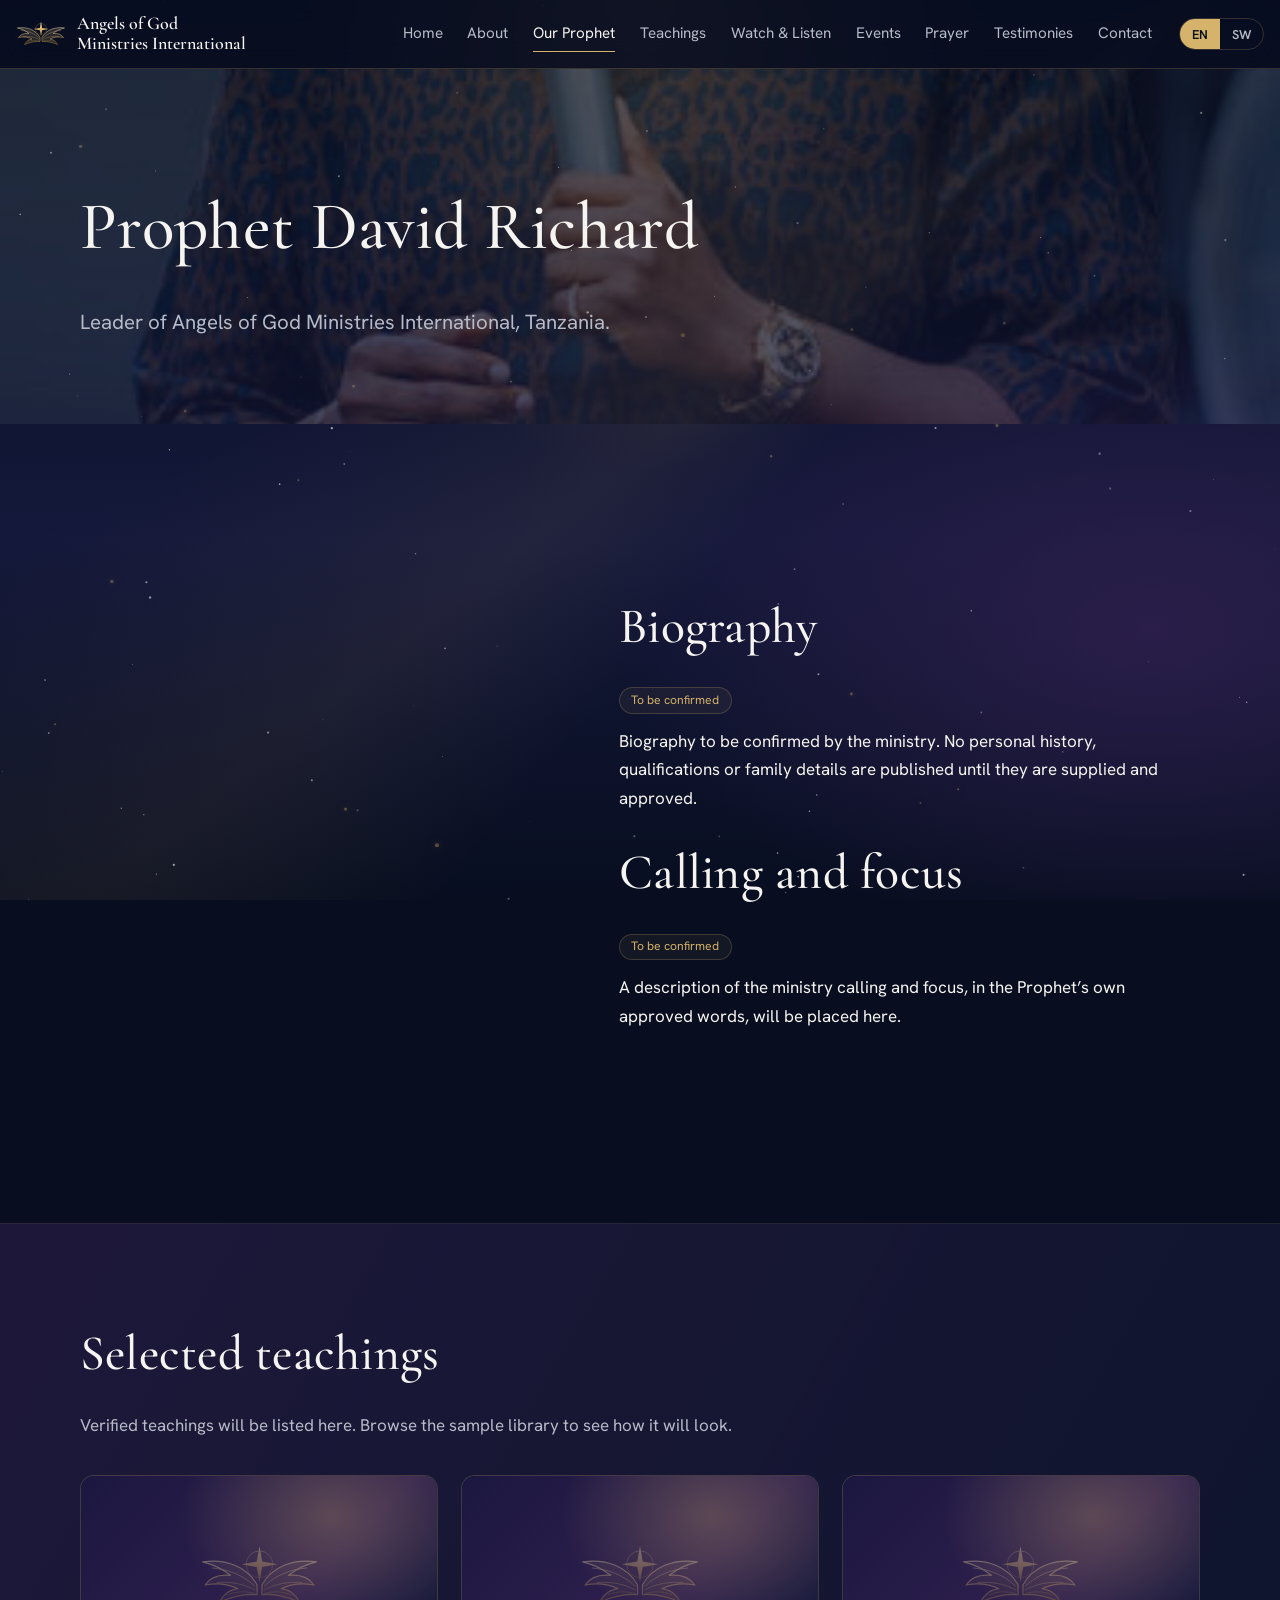
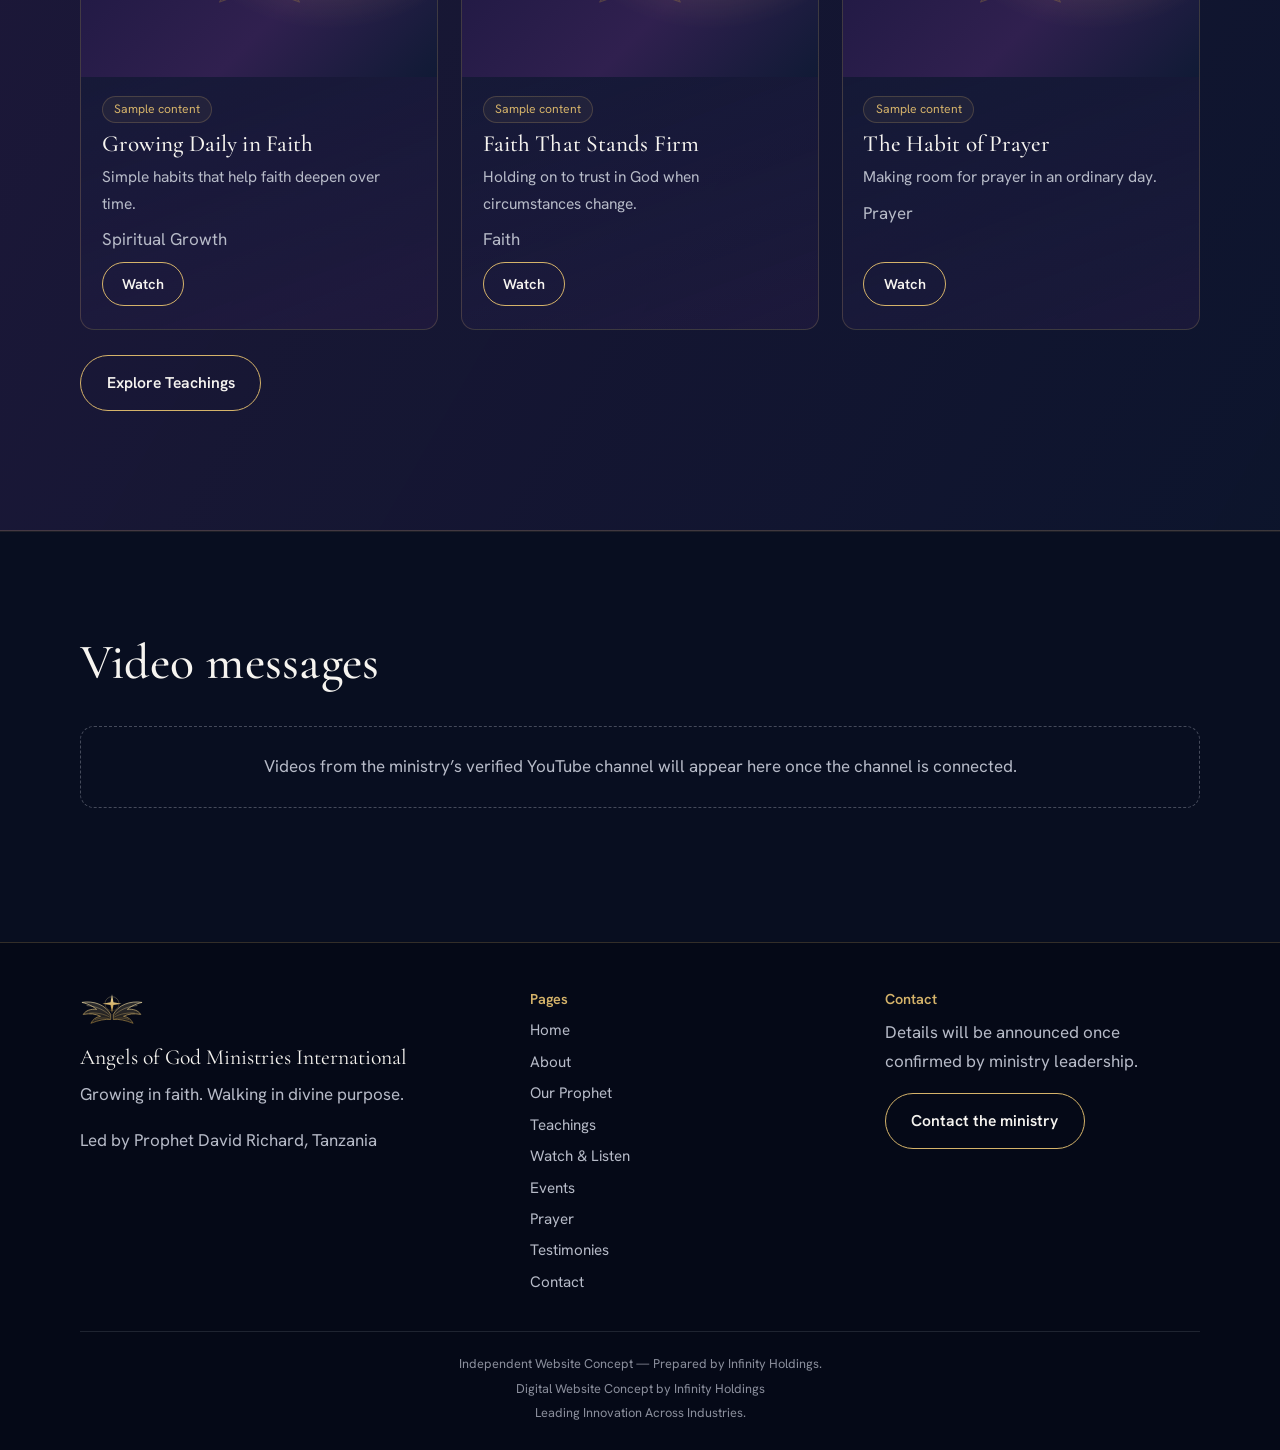
<file: prophet.html>
<!DOCTYPE html>
<html lang="en">
<head>
<meta charset="utf-8">
<meta name="viewport" content="width=device-width,initial-scale=1">
<title>Our Prophet | Angels of God Ministries International</title>
<meta name="description" content="Profile page for Prophet David Richard, leader of Angels of God Ministries International (biography pending confirmation).">
<meta name="theme-color" content="#080E20">
<link rel="icon" href="assets/logo/proposed-ministry-emblem.svg" type="image/svg+xml">
<link rel="preconnect" href="https://fonts.googleapis.com"><link rel="preconnect" href="https://fonts.gstatic.com" crossorigin>
<link href="https://fonts.googleapis.com/css2?family=Cormorant+Garamond:ital,wght@0,500;0,600;1,500&family=Hanken+Grotesk:wght@400;500;600&display=swap" rel="stylesheet">
<link rel="stylesheet" href="styles.css">
<script>document.documentElement.className='js';try{if(!sessionStorage.getItem('aog_intro')&&!matchMedia('(prefers-reduced-motion: reduce)').matches&&false)document.documentElement.className+=' show-intro'}catch(e){}</script>
</head>
<body class="bg-prophet" data-page="prophet">
<div class="cosmos" aria-hidden="true"></div><canvas id="stars" aria-hidden="true"></canvas>
<a class="skip" href="#main" data-i18n="a.skip"></a>
<header class="site-header"><div class="bar">
<a class="brand" href="index.html"><img src="assets/logo/proposed-ministry-emblem.svg" alt="" width="50" height="30"><span class="brand-name">Angels of God<br>Ministries International</span></a>
<button class="menu-btn" type="button" aria-expanded="false" aria-controls="nav" data-i18n-aria="nav.menu"><span></span><span></span><span></span></button>
<nav id="nav" class="nav" aria-label="Main"><ul><li><a href="index.html" data-page="home" data-i18n="nav.home"></a></li><li><a href="about.html" data-page="about" data-i18n="nav.about"></a></li><li><a href="prophet.html" data-page="prophet" data-i18n="nav.prophet"></a></li><li><a href="teachings.html" data-page="teachings" data-i18n="nav.teachings"></a></li><li><a href="watch.html" data-page="watch" data-i18n="nav.watch"></a></li><li><a href="events.html" data-page="events" data-i18n="nav.events"></a></li><li><a href="prayer.html" data-page="prayer" data-i18n="nav.prayer"></a></li><li><a href="testimonies.html" data-page="testimonies" data-i18n="nav.testimonies"></a></li><li><a href="contact.html" data-page="contact" data-i18n="nav.contact"></a></li></ul>
<div class="lang" role="group" data-i18n-aria="nav.lang"><button type="button" data-lang="en" aria-pressed="true" lang="en">EN</button><button type="button" data-lang="sw" aria-pressed="false" lang="sw">SW</button></div></nav>
</div></header>
<main id="main">
<section class="page-hero" data-img="images/prophet-david-richard.jpg"><div class="wrap"><h1 data-i18n="p.t"></h1><p class="lead" data-i18n="p.lead"></p></div></section><section class="sec "><div class="wrap"><div class="two flip"><div class="ph rv " style="--r:4/5" data-img="images/prophet-david-richard.jpg"><img src="assets/logo/proposed-ministry-emblem.svg" alt=""><span data-i18n="p.portrait"></span></div><div class="rv"><h2 data-i18n="p.bio.t"></h2><span class="badge" data-i18n="ph.tbc"></span><p style="margin-top:.8rem" data-i18n="p.bio.p"></p><h2 style="margin-top:2rem" data-i18n="p.call.t"></h2><span class="badge" data-i18n="ph.tbc"></span><p style="margin-top:.8rem" data-i18n="p.call.p"></p></div></div></div></section><section class="sec band"><div class="wrap"><div class="sec-head rv"><h2 data-i18n="p.sel.t"></h2><p data-i18n="p.sel.p"></p></div><div data-render="featured" class="cards"></div><p style="margin-top:1.6rem"><a class="btn" href="teachings.html" data-i18n="btn.teach"></a></p></div></section><section class="sec "><div class="wrap"><div class="sec-head rv"><h2 data-i18n="p.vid.t"></h2></div><div data-render="latest"></div></div></section>
</main>
<footer class="site-footer"><div class="wrap foot-grid">
<div><img src="assets/logo/proposed-ministry-emblem.svg" alt=""><p class="fname">Angels of God Ministries International</p><p class="muted" data-i18n="f.tag"></p><p class="muted" data-i18n="f.leader"></p></div>
<nav aria-label="Footer"><h3 data-i18n="f.pages"></h3><ul><li><a href="index.html" data-page="home" data-i18n="nav.home"></a></li><li><a href="about.html" data-page="about" data-i18n="nav.about"></a></li><li><a href="prophet.html" data-page="prophet" data-i18n="nav.prophet"></a></li><li><a href="teachings.html" data-page="teachings" data-i18n="nav.teachings"></a></li><li><a href="watch.html" data-page="watch" data-i18n="nav.watch"></a></li><li><a href="events.html" data-page="events" data-i18n="nav.events"></a></li><li><a href="prayer.html" data-page="prayer" data-i18n="nav.prayer"></a></li><li><a href="testimonies.html" data-page="testimonies" data-i18n="nav.testimonies"></a></li><li><a href="contact.html" data-page="contact" data-i18n="nav.contact"></a></li></ul></nav>
<div><h3 data-i18n="nav.contact"></h3><p class="muted" data-i18n="e.ph"></p><a class="btn" href="contact.html" data-i18n="btn.contact"></a></div></div>
<!-- CONCEPT NOTICE: delete this whole div after the ministry formally approves the website -->
<div class="wrap concept" id="concept-notice"><p data-i18n="f.notice"></p><p data-i18n="f.by"></p><p data-i18n="f.motto"></p></div>
</footer>
<script src="config.js"></script>
<script src="translations.js"></script>
<script src="script.js"></script>
</body>
</html>
</file>
<file: styles.css>
/* Angels of God Ministries International — Cosmic Spiritual Luxury */
:root{--navy:#080E20;--mid:#101A35;--purple:#30204F;--violet:#574078;--gold:#D5B36A;--white:#F6F4F0;--silver:#B7BBC8;
--serif:"Cormorant Garamond",Georgia,"Times New Roman",serif;--sans:"Hanken Grotesk",system-ui,-apple-system,"Segoe UI",Roboto,sans-serif;--w:1120px;
--line:rgba(213,179,106,.22)}
*{box-sizing:border-box}
html{overflow-x:clip;scroll-behavior:smooth;-webkit-text-size-adjust:100%}
body{margin:0;background:var(--navy);color:var(--white);font:400 1.0625rem/1.7 var(--sans);overflow-x:clip;animation:pagein .7s ease both}
body.leaving{opacity:0;transition:opacity .25s ease}
@keyframes pagein{from{opacity:0}to{opacity:1}}
img{max-width:100%;display:block}
a{color:var(--gold);text-underline-offset:3px}
a:hover{color:#ecd6a0}
:focus-visible{outline:2px solid var(--gold);outline-offset:3px;border-radius:4px}
.wrap{width:min(var(--w),100% - 2.5rem);margin-inline:auto}
.skip{position:absolute;left:-999px;top:0;background:var(--gold);color:var(--navy);padding:.6rem 1rem;z-index:100}
.skip:focus{left:0}
h1,h2,h3{font-family:var(--serif);font-weight:500;line-height:1.12;margin:0 0 .6em;letter-spacing:.005em}
h1{font-size:clamp(2.6rem,6.4vw,5rem)}
h2{font-size:clamp(2rem,4vw,3.1rem)}
h3{font-size:1.55rem}
p{margin:0 0 1em;max-width:68ch}
.lead{font-size:clamp(1.1rem,1.6vw,1.3rem);color:var(--silver);max-width:60ch}
.muted{color:var(--silver)}

/* ---------- cosmic backgrounds (one per page) ---------- */
.cosmos{position:fixed;inset:0;z-index:-2;background:var(--bg);overflow:hidden}
.cosmos::after{content:"";position:absolute;inset:-50% -50% auto;height:150%;pointer-events:none;
background:conic-gradient(from 195deg at 72% 33%,transparent 0 7%,rgba(213,179,106,.075) 10%,transparent 14% 24%,rgba(246,244,240,.04) 27%,transparent 32%);animation:sway 36s ease-in-out infinite alternate}
@keyframes sway{from{transform:rotate(-2deg)}to{transform:rotate(3deg) translateX(2%)}}
#stars{position:fixed;inset:0;width:100%;height:100%;z-index:-1;pointer-events:none}
:root{--bg:radial-gradient(60% 45% at 72% 6%,rgba(213,179,106,.17),transparent 70%),radial-gradient(70% 55% at 12% 32%,rgba(87,64,120,.5),transparent 70%),linear-gradient(180deg,#080E20,#101A35 55%,#080E20)}
.bg-about{--bg:radial-gradient(55% 40% at 8% 78%,rgba(213,179,106,.14),transparent 70%),radial-gradient(70% 50% at 85% 15%,rgba(87,64,120,.45),transparent 70%),linear-gradient(180deg,#0a1124,#101A35 50%,#080E20)}
.bg-prophet{--bg:radial-gradient(35% 70% at 50% 0%,rgba(213,179,106,.18),transparent 75%),radial-gradient(60% 50% at 90% 70%,rgba(48,32,79,.8),transparent 70%),linear-gradient(180deg,#080E20,#14183a 60%,#080E20)}
.bg-teachings{--bg:radial-gradient(60% 40% at 20% 0%,rgba(87,64,120,.55),transparent 70%),radial-gradient(40% 40% at 90% 85%,rgba(213,179,106,.1),transparent 70%),linear-gradient(180deg,#080E20,#101A35 70%,#0a1124)}
.bg-watch{--bg:radial-gradient(50% 35% at 50% 0%,rgba(213,179,106,.14),transparent 75%),linear-gradient(180deg,#05091a,#0b1230 60%,#05091a)}
.bg-events{--bg:radial-gradient(60% 50% at 100% 20%,rgba(213,179,106,.13),transparent 70%),radial-gradient(60% 50% at 0% 80%,rgba(87,64,120,.45),transparent 70%),linear-gradient(180deg,#080E20,#101A35 50%,#080E20)}
.bg-prayer{--bg:radial-gradient(70% 45% at 50% 105%,rgba(213,179,106,.2),transparent 70%),radial-gradient(70% 60% at 50% 0%,rgba(48,32,79,.85),transparent 75%),linear-gradient(180deg,#0b0f26,#171a3f 80%,#2a2050)}
.bg-testimonies{--bg:radial-gradient(45% 45% at 50% 40%,rgba(213,179,106,.12),transparent 70%),radial-gradient(70% 50% at 0% 0%,rgba(87,64,120,.45),transparent 70%),linear-gradient(180deg,#080E20,#101A35 55%,#080E20)}
.bg-contact{--bg:radial-gradient(60% 45% at 85% 100%,rgba(87,64,120,.55),transparent 70%),radial-gradient(40% 35% at 15% 10%,rgba(213,179,106,.13),transparent 70%),linear-gradient(180deg,#080E20,#101A35 60%,#080E20)}

/* ---------- header ---------- */
.site-header{position:sticky;top:0;z-index:50;background:rgba(8,14,32,.78);backdrop-filter:blur(14px);-webkit-backdrop-filter:blur(14px);border-bottom:1px solid var(--line)}
.bar{width:min(1280px,100% - 2rem);margin-inline:auto;display:flex;align-items:center;justify-content:space-between;gap:1rem;min-height:68px}
.brand{display:flex;align-items:center;gap:.7rem;text-decoration:none;color:var(--white)}
.brand img{width:50px;height:auto}
.brand-name{font-family:var(--serif);font-size:1.12rem;line-height:1.1;font-weight:600}
.nav ul{display:flex;gap:.15rem;list-style:none;margin:0;padding:0;align-items:center}
.nav{display:flex;align-items:center;gap:1rem}
.nav a{display:block;color:var(--silver);text-decoration:none;font-size:.95rem;padding:.5rem .7rem;border-radius:6px;position:relative;transition:color .25s}
.nav a:hover,.nav a[aria-current="page"]{color:var(--white)}
.nav a[aria-current="page"]::after{content:"";position:absolute;left:.7rem;right:.7rem;bottom:.2rem;height:1px;background:var(--gold)}
.lang{display:flex;border:1px solid var(--line);border-radius:999px;overflow:hidden}
.lang button{background:none;border:0;color:var(--silver);font:600 .8rem var(--sans);padding:.4rem .75rem;cursor:pointer}
.lang button[aria-pressed="true"]{background:var(--gold);color:var(--navy)}
.menu-btn{display:none;background:none;border:1px solid var(--line);border-radius:8px;width:44px;height:44px;cursor:pointer;flex-direction:column;justify-content:center;align-items:center;gap:5px}
.menu-btn span{display:block;width:20px;height:2px;background:var(--white);transition:transform .25s,opacity .25s}
.menu-btn[aria-expanded="true"] span:nth-child(1){transform:translateY(7px) rotate(45deg)}
.menu-btn[aria-expanded="true"] span:nth-child(2){opacity:0}
.menu-btn[aria-expanded="true"] span:nth-child(3){transform:translateY(-7px) rotate(-45deg)}
@media (max-width:1120px){
 .menu-btn{display:flex}
 .nav{position:fixed;inset:68px 0 auto 0;background:rgba(8,14,32,.97);flex-direction:column;align-items:stretch;padding:1rem 1.25rem 1.5rem;gap:1rem;border-bottom:1px solid var(--line);transform:translateY(-12px);opacity:0;visibility:hidden;transition:.25s;max-height:calc(100svh - 68px);overflow:auto}
 .nav.open{transform:none;opacity:1;visibility:visible}
 .nav ul{flex-direction:column;align-items:stretch}
 .nav a{padding:.85rem .5rem;font-size:1.05rem;border-bottom:1px solid rgba(255,255,255,.06)}
 .nav a[aria-current="page"]::after{display:none}
 .nav a[aria-current="page"]{color:var(--gold)}
 .lang{align-self:flex-start}
}

/* ---------- hero ---------- */
.hero{position:relative;min-height:calc(100svh - 68px);display:grid;place-items:center;text-align:center;padding:4rem 0 5rem;isolation:isolate;overflow:hidden}
.hero::before,.page-hero::before{content:"";position:absolute;inset:0;z-index:-1;background:var(--img) center/cover no-repeat;opacity:0;transition:opacity 1s}
.hero.has-img::before{opacity:.3}.page-hero.has-img::before{opacity:.22}
.hero-halo{position:absolute;left:50%;top:38%;width:min(720px,120vw);aspect-ratio:1;translate:-50% -50%;border-radius:50%;z-index:-1;background:radial-gradient(circle,rgba(213,179,106,.22),rgba(87,64,120,.16) 40%,transparent 68%);animation:breathe 9s ease-in-out infinite}
@keyframes breathe{50%{opacity:.7;scale:1.06}}
.hero-emblem{width:clamp(150px,22vw,250px);margin:0 auto 1.4rem;filter:drop-shadow(0 0 24px rgba(213,179,106,.35))}
.hero-org{font-family:var(--serif);font-size:clamp(1.1rem,2vw,1.4rem);letter-spacing:.12em;color:var(--gold);margin:0 auto 1.4rem}
.hero h1{max-width:19ch;margin-inline:auto}
.hero .lead{margin:0 auto 2rem}
.btns{display:flex;flex-wrap:wrap;gap:.8rem;justify-content:center}
.btn{position:relative;overflow:hidden;display:inline-flex;align-items:center;justify-content:center;padding:.85rem 1.6rem;border:1px solid var(--gold);border-radius:999px;color:var(--white);text-decoration:none;font-weight:600;font-size:.98rem;transition:transform .25s,background .25s,color .25s;cursor:pointer;background:transparent;font-family:var(--sans)}
.btn::before{content:"";position:absolute;inset:0;background:linear-gradient(100deg,transparent 35%,rgba(255,255,255,.35) 50%,transparent 65%);transform:translateX(-120%);transition:transform .7s}
.btn:hover::before{transform:translateX(120%)}
.btn:hover{transform:translateY(-2px);color:var(--white)}
.btn.gold{background:var(--gold);color:var(--navy)}.btn.gold:hover{color:var(--navy);background:#e3c685}
.btn.ghost{border-color:rgba(183,187,200,.45)}
.btn[hidden]{display:none}

/* ---------- sections ---------- */
.sec{padding:clamp(3.5rem,8vw,6.5rem) 0}
.sec+.sec{border-top:1px solid rgba(213,179,106,.1)}
.page-hero{position:relative;isolation:isolate;padding:clamp(4rem,10vw,7.5rem) 0 clamp(2.5rem,5vw,4rem)}
.page-hero h1{font-size:clamp(2.4rem,5.5vw,4.2rem)}
.two{display:grid;grid-template-columns:1.1fr .9fr;gap:clamp(2rem,5vw,4.5rem);align-items:center}
.two.flip{grid-template-columns:.9fr 1.1fr}
.sec-head{max-width:46rem;margin-bottom:2.2rem}
.sec-head p{color:var(--silver)}
@media (max-width:820px){.two,.two.flip{grid-template-columns:1fr}}
.cards{display:grid;grid-template-columns:repeat(auto-fill,minmax(280px,1fr));gap:1.4rem}
.card{background:linear-gradient(160deg,rgba(16,26,53,.85),rgba(48,32,79,.35));border:1px solid var(--line);border-radius:14px;overflow:hidden;display:flex;flex-direction:column;transition:transform .3s,border-color .3s,box-shadow .3s}
.card:hover{transform:translateY(-4px);border-color:rgba(213,179,106,.55);box-shadow:0 18px 40px rgba(0,0,0,.35)}
.card-b{padding:1.2rem 1.3rem 1.4rem;display:flex;flex-direction:column;gap:.5rem;flex:1}
.card-b h3{font-size:1.45rem;margin:0}
.card-b p{color:var(--silver);font-size:.97rem;margin:0}
.card-b .btn{align-self:flex-start;margin-top:auto;padding:.55rem 1.2rem;font-size:.9rem}
.thumb{position:relative;aspect-ratio:16/9;background:radial-gradient(60% 80% at 70% 20%,rgba(213,179,106,.28),transparent 70%),linear-gradient(135deg,#1b1740,#30204F 60%,#101A35);display:grid;place-items:center;border:0;width:100%;padding:0;color:inherit;cursor:default;overflow:hidden}
.thumb img.wm{width:34%;opacity:.35}
.thumb.has-yt{background-size:cover;background-position:center;cursor:pointer}
.thumb .play{position:absolute;width:58px;height:58px;border-radius:50%;background:rgba(8,14,32,.72);border:1px solid var(--gold)}
.thumb .play::after{content:"";position:absolute;left:23px;top:17px;border-left:17px solid var(--gold);border-top:12px solid transparent;border-bottom:12px solid transparent}
.thumb:not(.has-yt) .play{display:none}
.badge{display:inline-block;align-self:flex-start;font-size:.76rem;color:var(--gold);border:1px solid var(--line);border-radius:999px;padding:.12rem .7rem;background:rgba(213,179,106,.06)}
.ph{position:relative;aspect-ratio:var(--r,4/3);border-radius:14px;border:1px solid var(--line);background:radial-gradient(70% 70% at 30% 20%,rgba(213,179,106,.2),transparent 70%),linear-gradient(145deg,#1b1740,#30204F 55%,#101A35);display:grid;place-items:center;text-align:center;padding:1.2rem;overflow:hidden;background-size:cover;background-position:center}
.ph img{width:28%;opacity:.4}
.ph span{position:absolute;inset:auto 0 0;padding:.7rem 1rem;font-size:.82rem;color:var(--silver);background:linear-gradient(transparent,rgba(8,14,32,.85))}
.ph.has-img{background-image:var(--img)}.ph.has-img>*{display:none}
.gallery{display:grid;grid-template-columns:repeat(3,1fr);gap:1rem}
@media (max-width:640px){.gallery{grid-template-columns:1fr}}
.vals{display:grid;grid-template-columns:repeat(auto-fit,minmax(190px,1fr));gap:0}
.vals div{padding:.4rem 1.4rem 1rem;border-left:1px solid var(--line)}
.vals h3{font-size:1.5rem;color:var(--gold);margin-bottom:.3rem}
.vals p{color:var(--silver);margin:0;font-size:.97rem}
.list{margin:0;padding:0;list-style:none;display:grid;gap:.7rem}
.list li{padding-left:1.6rem;position:relative}
.list li::before{content:"";position:absolute;left:0;top:.7em;width:.7rem;height:1px;background:var(--gold)}
.callout{border:1px solid var(--line);border-left:3px solid var(--gold);background:rgba(16,26,53,.6);border-radius:10px;padding:1rem 1.3rem;color:var(--silver);font-size:.97rem;max-width:68ch}
.callout p{margin:0}
.empty{border:1px dashed rgba(183,187,200,.35);border-radius:14px;padding:1.6rem;color:var(--silver);text-align:center}
.player{aspect-ratio:16/9;border-radius:14px;overflow:hidden;border:1px solid var(--line);background:#000}
.player iframe{width:100%;height:100%;border:0}
.band{background:linear-gradient(120deg,rgba(48,32,79,.55),rgba(16,26,53,.6));border-top:1px solid var(--line);border-bottom:1px solid var(--line)}

/* ---------- filters / forms ---------- */
.tools{display:grid;gap:1.1rem;margin-bottom:2rem}
.chips{display:flex;flex-wrap:wrap;gap:.5rem}
.chip{background:transparent;border:1px solid rgba(183,187,200,.35);color:var(--silver);border-radius:999px;padding:.4rem 1rem;font:500 .9rem var(--sans);cursor:pointer;transition:.2s}
.chip:hover{border-color:var(--gold);color:var(--white)}
.chip[aria-pressed="true"]{background:var(--gold);border-color:var(--gold);color:var(--navy)}
label{display:block;font-weight:600;font-size:.92rem;margin-bottom:.35rem}
input,textarea{width:100%;background:rgba(8,14,32,.7);border:1px solid rgba(183,187,200,.35);color:var(--white);border-radius:10px;padding:.8rem 1rem;font:inherit}
input::placeholder,textarea::placeholder{color:rgba(183,187,200,.65)}
input:focus,textarea:focus{outline:2px solid var(--gold);outline-offset:1px;border-color:var(--gold)}
textarea{min-height:170px;resize:vertical}
form{display:grid;gap:1.1rem;max-width:620px}
.status{min-height:1.4em;font-size:.95rem;color:var(--silver)}
.status.err{color:#f2b8a8}.status.ok{color:var(--gold)}
.info{display:grid;gap:1rem}
.info dt{font-weight:600;color:var(--gold);font-size:.9rem}
.info dd{margin:0 0 .6rem;color:var(--silver)}
.info .muted-ph{font-style:italic}
.social{display:flex;flex-wrap:wrap;gap:.6rem;margin:0;padding:0;list-style:none}
.social a,.social span{border:1px solid var(--line);border-radius:999px;padding:.3rem .9rem;font-size:.9rem;text-decoration:none}
.social span{color:var(--silver);opacity:.8}

/* ---------- footer ---------- */
.site-footer{border-top:1px solid var(--line);background:rgba(5,9,22,.8);padding:3rem 0 1.5rem;margin-top:2rem}
.foot-grid{display:grid;grid-template-columns:1.3fr 1fr 1fr;gap:2.5rem}
@media (max-width:820px){.foot-grid{grid-template-columns:1fr}}
.site-footer img{width:64px;margin-bottom:.6rem}
.fname{font-family:var(--serif);font-size:1.35rem;margin:0 0 .3rem}
.site-footer h3{font-family:var(--sans);font-size:.9rem;font-weight:600;color:var(--gold);margin-bottom:.7rem}
.site-footer ul{list-style:none;margin:0;padding:0;display:grid;gap:.35rem;font-size:.95rem}
.site-footer ul a{color:var(--silver);text-decoration:none}.site-footer ul a:hover{color:var(--white)}
.concept{margin-top:2.2rem;padding-top:1.2rem;border-top:1px solid rgba(183,187,200,.15);text-align:center;font-size:.8rem;color:rgba(183,187,200,.75)}
.concept p{margin:.15rem auto;max-width:none}

/* ---------- intro ---------- */
.intro{display:none;position:fixed;inset:0;z-index:200;place-items:center;text-align:center;background:radial-gradient(60% 50% at 50% 40%,#30204F,#080E20 70%);animation:introout .55s ease 3.2s forwards}
.show-intro .intro{display:grid}
@keyframes introout{to{opacity:0;visibility:hidden}}
.intro-in{padding:1.5rem;display:grid;gap:.9rem;justify-items:center}
.i-logo{width:clamp(130px,26vw,210px);opacity:0;filter:drop-shadow(0 0 30px rgba(213,179,106,.6));animation:rise 1s ease .2s forwards,glow 2s ease .2s}
.i-name{font-size:clamp(1.1rem,3.4vw,1.9rem);letter-spacing:.18em;color:var(--gold);margin:0;opacity:0;animation:rise .9s ease 1s forwards}
.i-w{font-family:var(--serif);font-style:italic;font-size:clamp(1.3rem,3.6vw,2rem);margin:0;opacity:0;animation:rise .9s ease 1.7s forwards}
.i-s{color:var(--silver);margin:0;opacity:0;animation:rise .9s ease 2.3s forwards}
@keyframes rise{from{opacity:0;transform:translateY(12px)}to{opacity:1;transform:none}}
@keyframes glow{0%{filter:drop-shadow(0 0 0 rgba(213,179,106,0)) brightness(.6)}50%{filter:drop-shadow(0 0 50px rgba(240,221,168,.9)) brightness(1.3)}100%{filter:drop-shadow(0 0 30px rgba(213,179,106,.6))}}
.skip-intro{position:absolute;top:1rem;right:1rem;background:none;border:1px solid rgba(183,187,200,.4);color:var(--silver);border-radius:999px;padding:.4rem 1rem;cursor:pointer;font:inherit;font-size:.85rem}

/* ---------- reveals ---------- */
.js .rv{opacity:0;transform:translateY(14px);transition:opacity .8s ease,transform .8s ease}
.js .rv.in{opacity:1;transform:none}
.js .ph.rv{clip-path:inset(0 0 100% 0);transform:none;opacity:1;transition:clip-path 1s cubic-bezier(.2,.7,.2,1)}
.js .ph.rv.in{clip-path:inset(0 0 0 0)}

@media (prefers-reduced-motion:reduce){
 html{scroll-behavior:auto}
 *,*::before,*::after{animation-duration:.001ms!important;animation-iteration-count:1!important;transition-duration:.001ms!important}
 .js .rv,.js .ph.rv{opacity:1;transform:none;clip-path:none}
 .cosmos::after{animation:none}
}
@media print{.cosmos,#stars,.site-header,.intro{display:none}body{background:#fff;color:#000}}
</file>
